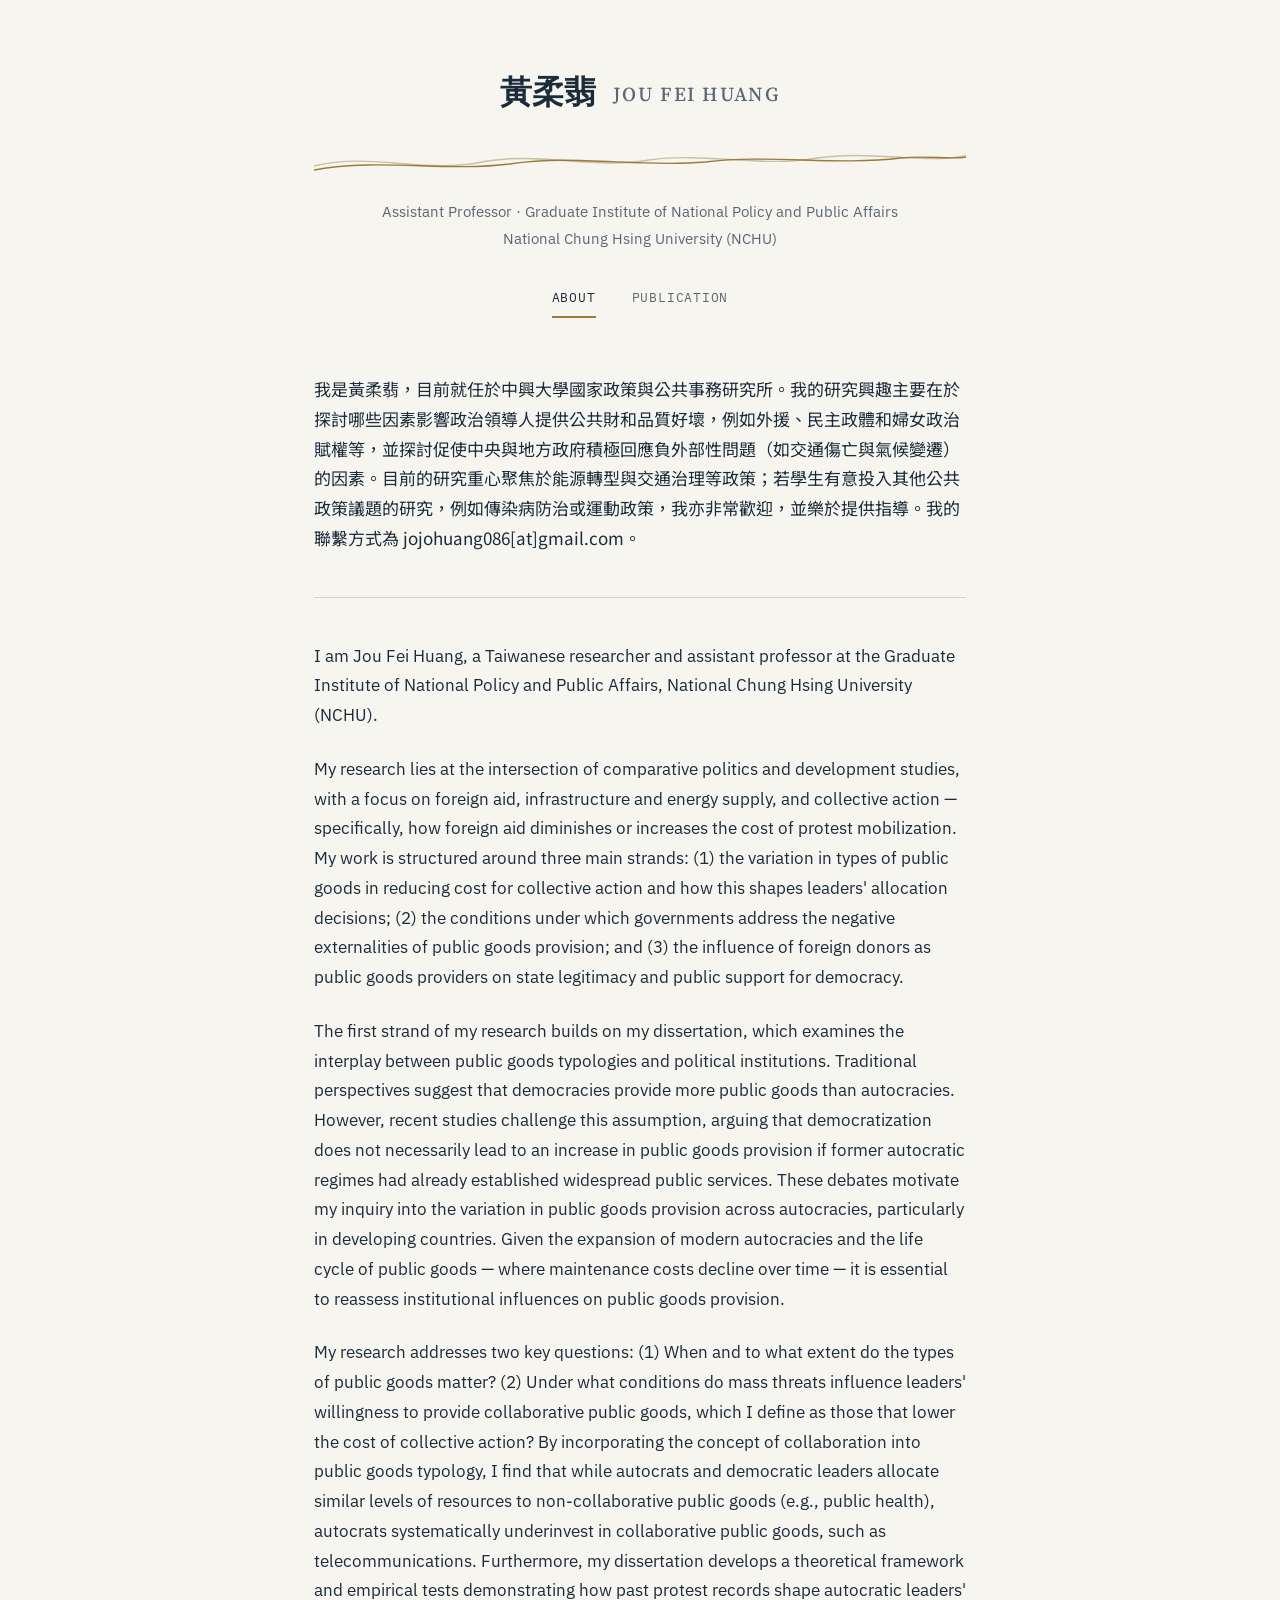
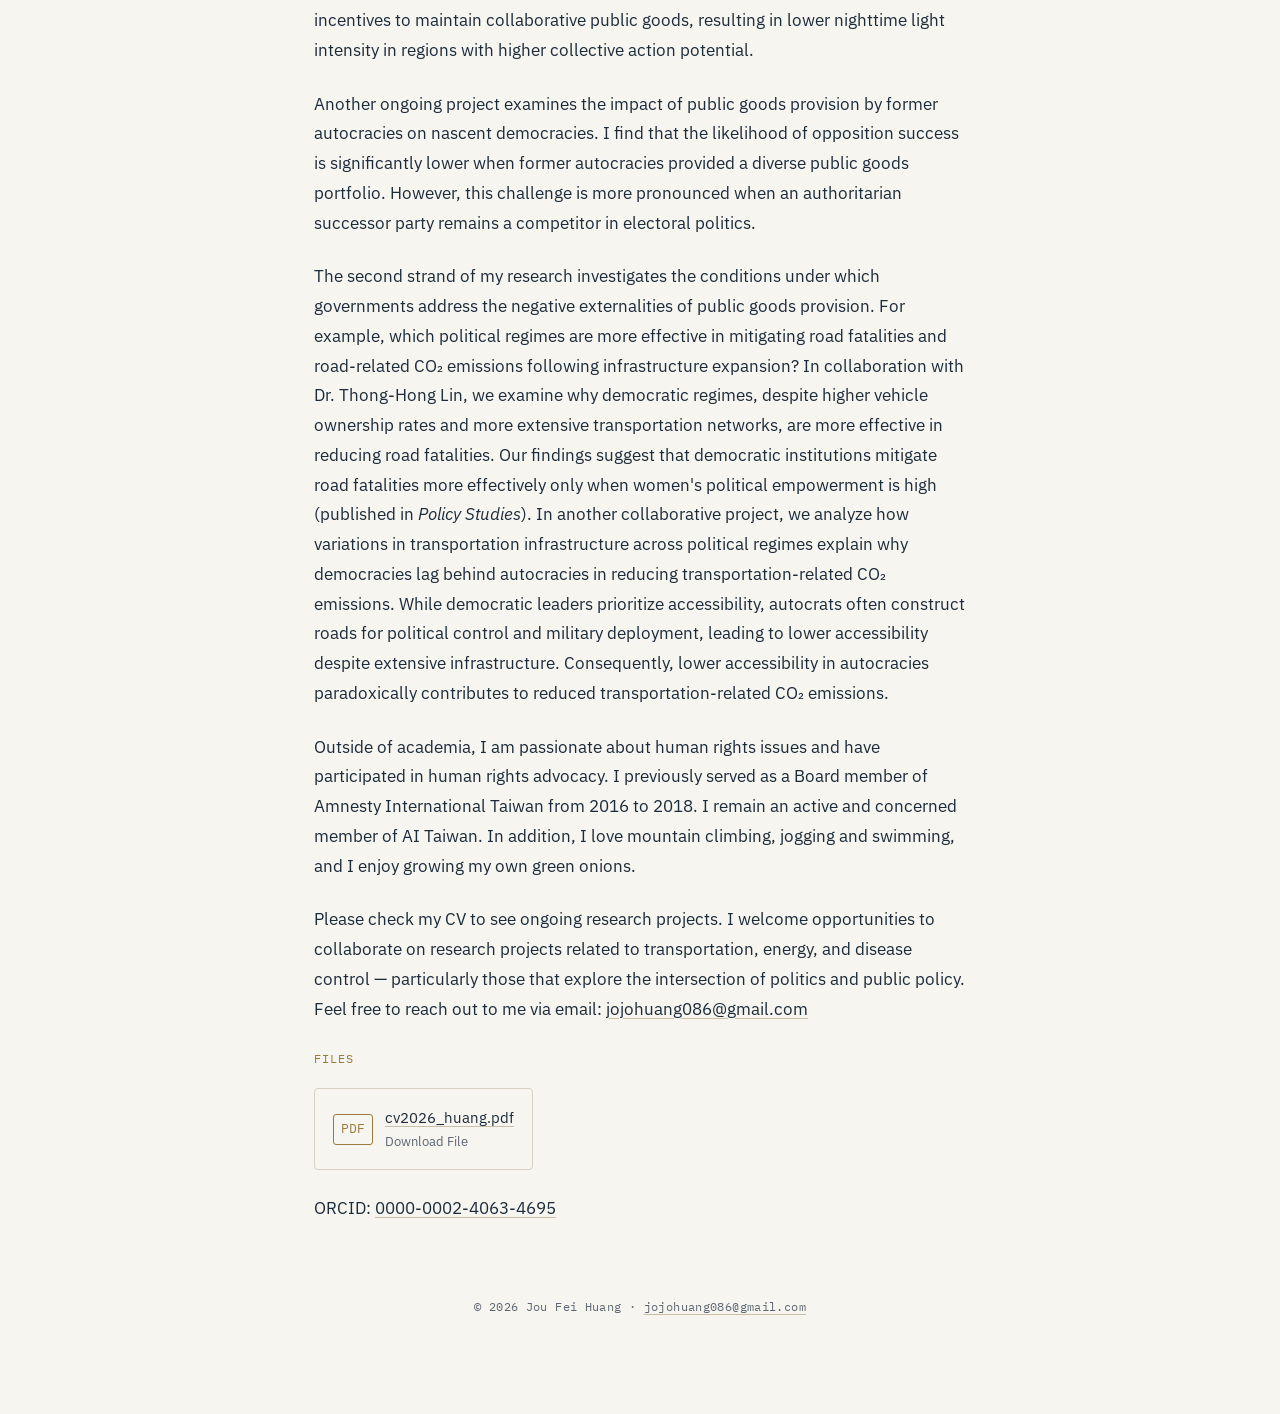
<file: index.html>
<!DOCTYPE html>
<html lang="zh-Hant">
<head>
<meta charset="UTF-8">
<meta name="viewport" content="width=device-width, initial-scale=1.0">
<title>黃柔翡 Jou Fei Huang</title>
<meta name="description" content="黃柔翡 Jou Fei Huang — 中興大學國家政策與公共事務研究所助理教授，研究專長為比較政治、發展研究與公共政策。">
<link rel="preconnect" href="https://fonts.googleapis.com">
<link rel="preconnect" href="https://fonts.gstatic.com" crossorigin>
<link href="https://fonts.googleapis.com/css2?family=Source+Serif+4:wght@500;600&family=IBM+Plex+Sans:wght@400;500&family=IBM+Plex+Mono:wght@400;500&family=Noto+Sans+TC:wght@400;500&display=swap" rel="stylesheet">
<link rel="stylesheet" href="assets/style.css">
</head>
<body>
<div class="shell">

  <header class="masthead">
    <h1 class="name"><span class="zh">黃柔翡</span><span class="en">JOU FEI HUANG</span></h1>
    <svg class="contour" viewBox="0 0 700 28" preserveAspectRatio="none" aria-hidden="true">
      <path d="M0,18 C60,4 120,26 180,14 C240,3 300,22 360,12 C420,4 480,20 540,10 C600,2 650,16 700,8" />
      <path class="accent" d="M0,22 C70,10 140,24 210,16 C280,6 350,20 420,14 C490,6 560,18 630,10 C660,7 680,12 700,9" />
    </svg>
    <p class="role">Assistant Professor · Graduate Institute of National Policy and Public Affairs<br>National Chung Hsing University (NCHU)</p>
  </header>

  <nav class="tabs">
    <a href="index.html" aria-current="page">About</a>
    <a href="publications.html">Publication</a>
  </nav>

  <main>
    <p class="lang-zh">我是黃柔翡，目前就任於中興大學國家政策與公共事務研究所。我的研究興趣主要在於探討哪些因素影響政治領導人提供公共財和品質好壞，例如外援、民主政體和婦女政治賦權等，並探討促使中央與地方政府積極回應負外部性問題（如交通傷亡與氣候變遷）的因素。目前的研究重心聚焦於能源轉型與交通治理等政策；若學生有意投入其他公共政策議題的研究，例如傳染病防治或運動政策，我亦非常歡迎，並樂於提供指導。我的聯繫方式為 jojohuang086[at]gmail.com。</p>

    <hr class="divider">

    <p>I am Jou Fei Huang, a Taiwanese researcher and assistant professor at the Graduate Institute of National Policy and Public Affairs, National Chung Hsing University (NCHU).</p>

    <p>My research lies at the intersection of comparative politics and development studies, with a focus on foreign aid, infrastructure and energy supply, and collective action — specifically, how foreign aid diminishes or increases the cost of protest mobilization. My work is structured around three main strands: (1) the variation in types of public goods in reducing cost for collective action and how this shapes leaders' allocation decisions; (2) the conditions under which governments address the negative externalities of public goods provision; and (3) the influence of foreign donors as public goods providers on state legitimacy and public support for democracy.</p>

    <p>The first strand of my research builds on my dissertation, which examines the interplay between public goods typologies and political institutions. Traditional perspectives suggest that democracies provide more public goods than autocracies. However, recent studies challenge this assumption, arguing that democratization does not necessarily lead to an increase in public goods provision if former autocratic regimes had already established widespread public services. These debates motivate my inquiry into the variation in public goods provision across autocracies, particularly in developing countries. Given the expansion of modern autocracies and the life cycle of public goods — where maintenance costs decline over time — it is essential to reassess institutional influences on public goods provision.</p>

    <p>My research addresses two key questions: (1) When and to what extent do the types of public goods matter? (2) Under what conditions do mass threats influence leaders' willingness to provide collaborative public goods, which I define as those that lower the cost of collective action? By incorporating the concept of collaboration into public goods typology, I find that while autocrats and democratic leaders allocate similar levels of resources to non-collaborative public goods (e.g., public health), autocrats systematically underinvest in collaborative public goods, such as telecommunications. Furthermore, my dissertation develops a theoretical framework and empirical tests demonstrating how past protest records shape autocratic leaders' incentives to maintain collaborative public goods, resulting in lower nighttime light intensity in regions with higher collective action potential.</p>

    <p>Another ongoing project examines the impact of public goods provision by former autocracies on nascent democracies. I find that the likelihood of opposition success is significantly lower when former autocracies provided a diverse public goods portfolio. However, this challenge is more pronounced when an authoritarian successor party remains a competitor in electoral politics.</p>

    <p>The second strand of my research investigates the conditions under which governments address the negative externalities of public goods provision. For example, which political regimes are more effective in mitigating road fatalities and road-related CO&#8322; emissions following infrastructure expansion? In collaboration with Dr. Thong-Hong Lin, we examine why democratic regimes, despite higher vehicle ownership rates and more extensive transportation networks, are more effective in reducing road fatalities. Our findings suggest that democratic institutions mitigate road fatalities more effectively only when women's political empowerment is high (published in <em>Policy Studies</em>). In another collaborative project, we analyze how variations in transportation infrastructure across political regimes explain why democracies lag behind autocracies in reducing transportation-related CO&#8322; emissions. While democratic leaders prioritize accessibility, autocrats often construct roads for political control and military deployment, leading to lower accessibility despite extensive infrastructure. Consequently, lower accessibility in autocracies paradoxically contributes to reduced transportation-related CO&#8322; emissions.</p>

    <p>Outside of academia, I am passionate about human rights issues and have participated in human rights advocacy. I previously served as a Board member of Amnesty International Taiwan from 2016 to 2018. I remain an active and concerned member of AI Taiwan. In addition, I love mountain climbing, jogging and swimming, and I enjoy growing my own green onions.</p>

    <p>Please check my CV to see ongoing research projects. I welcome opportunities to collaborate on research projects related to transportation, energy, and disease control — particularly those that explore the intersection of politics and public policy. Feel free to reach out to me via email: <a href="mailto:jojohuang086@gmail.com">jojohuang086@gmail.com</a></p>

    <p class="section-label">Files</p>
    <div class="file-row">
      <span class="icon">PDF</span>
      <span class="meta">
        <a href="assets/cv2026_huang.pdf">cv2026_huang.pdf</a>
        <span class="sub">Download File</span>
      </span>
    </div>

    <p style="margin-top:-8px;">ORCID: <a href="https://orcid.org/0000-0002-4063-4695" target="_blank" rel="noopener">0000-0002-4063-4695</a></p>
  </main>

  <footer>
    &copy; <span id="year"></span> Jou Fei Huang · <a href="mailto:jojohuang086@gmail.com">jojohuang086@gmail.com</a>
  </footer>
</div>
<script>document.getElementById('year').textContent = new Date().getFullYear();</script>
</body>
</html>
</file>
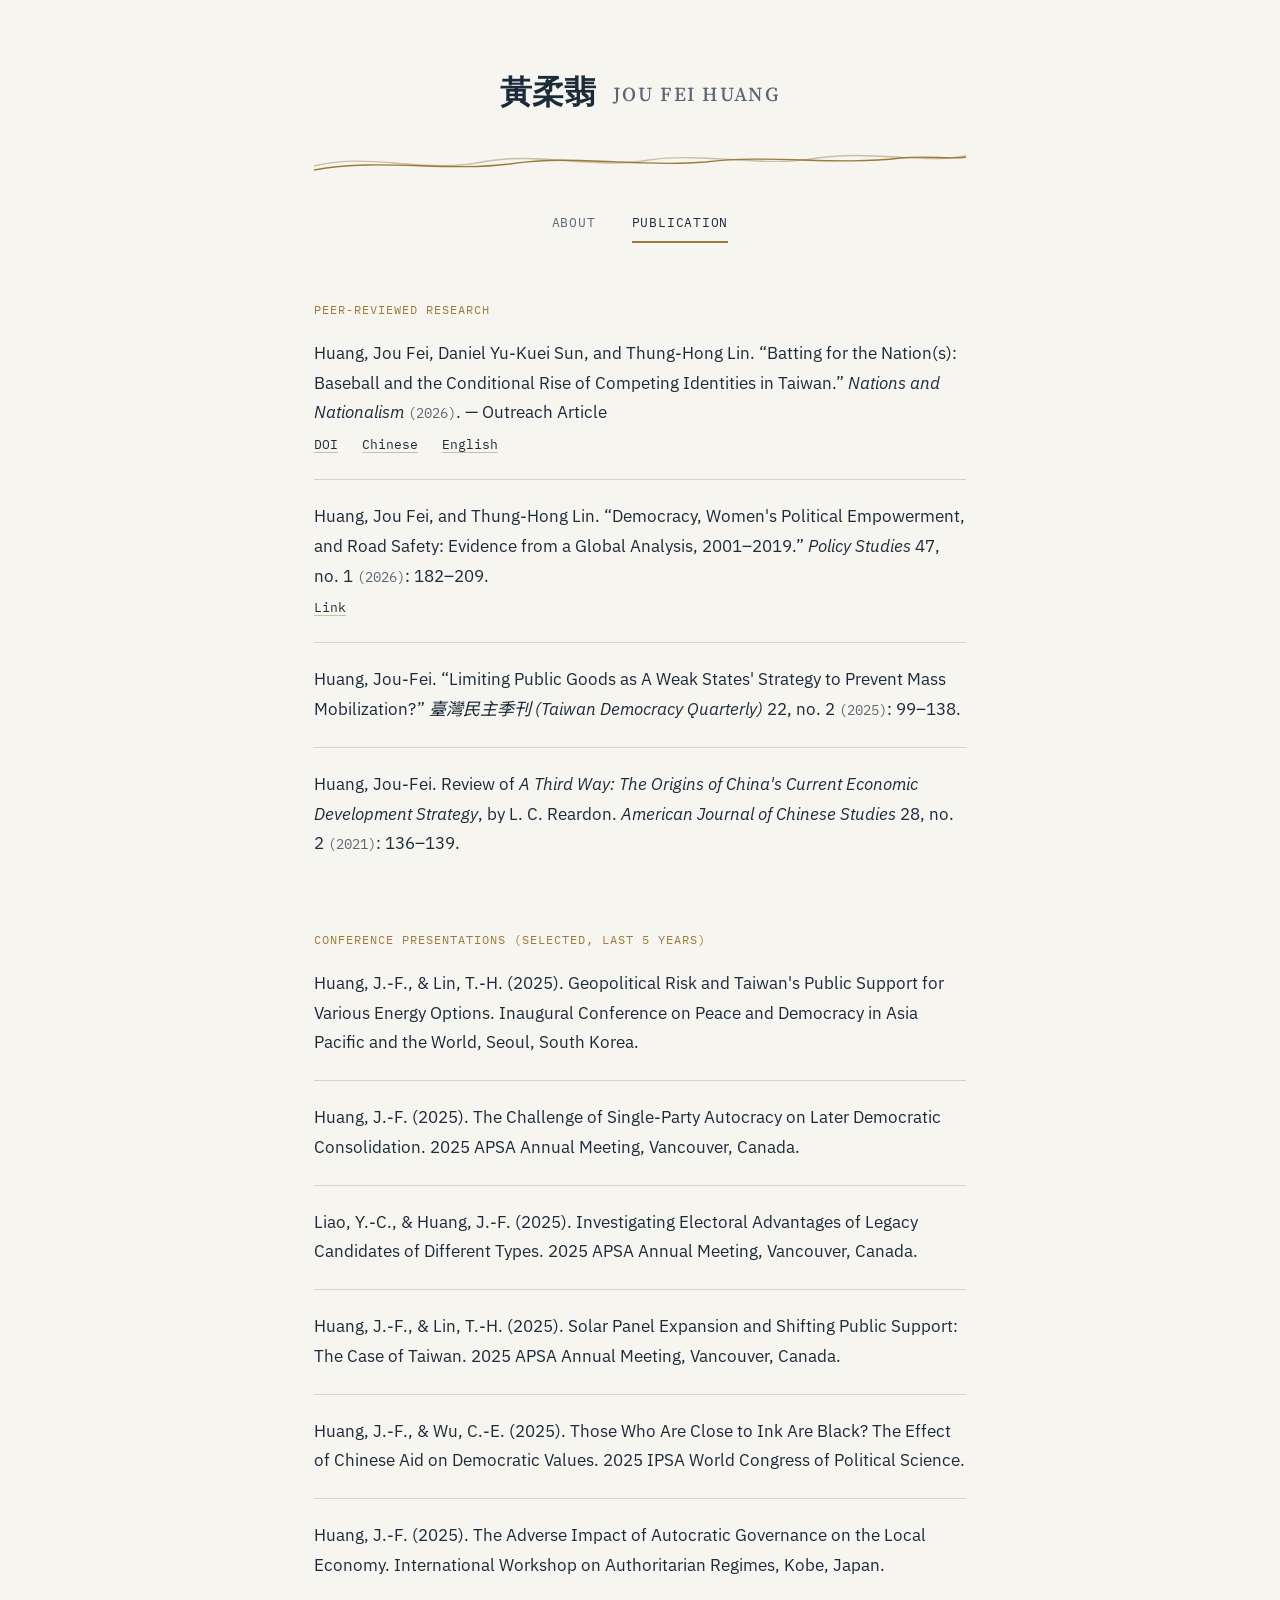
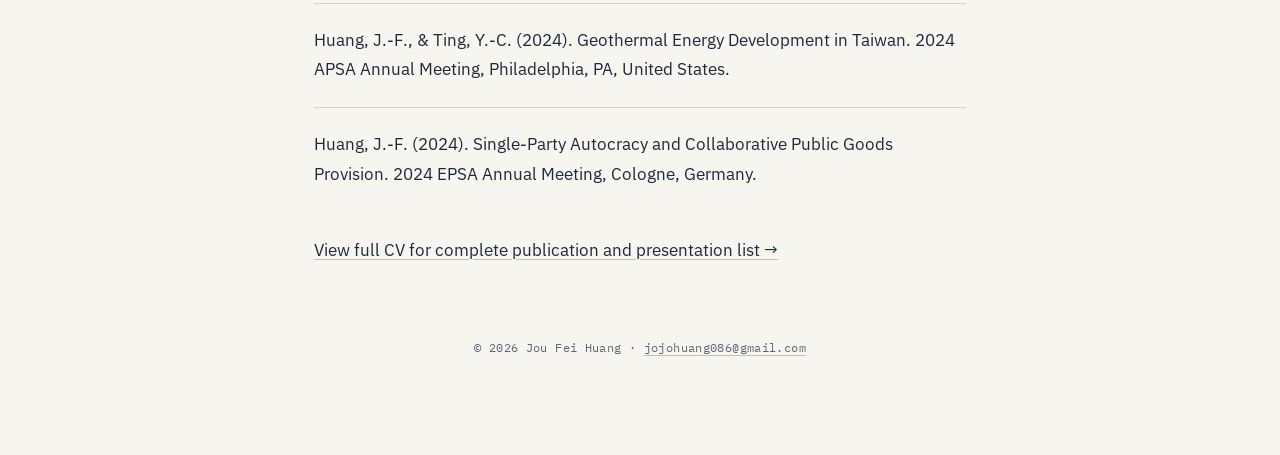
<file: publications.html>
<!DOCTYPE html>
<html lang="zh-Hant">
<head>
<meta charset="UTF-8">
<meta name="viewport" content="width=device-width, initial-scale=1.0">
<title>Publication · 黃柔翡 Jou Fei Huang</title>
<meta name="description" content="Peer-reviewed publications by Jou Fei Huang on comparative politics, public goods, and transportation policy.">
<link rel="preconnect" href="https://fonts.googleapis.com">
<link rel="preconnect" href="https://fonts.gstatic.com" crossorigin>
<link href="https://fonts.googleapis.com/css2?family=Source+Serif+4:wght@500;600&family=IBM+Plex+Sans:wght@400;500&family=IBM+Plex+Mono:wght@400;500&family=Noto+Sans+TC:wght@400;500&display=swap" rel="stylesheet">
<link rel="stylesheet" href="assets/style.css">
</head>
<body>
<div class="shell">

  <header class="masthead">
    <h1 class="name"><span class="zh">黃柔翡</span><span class="en">JOU FEI HUANG</span></h1>
    <svg class="contour" viewBox="0 0 700 28" preserveAspectRatio="none" aria-hidden="true">
      <path d="M0,18 C60,4 120,26 180,14 C240,3 300,22 360,12 C420,4 480,20 540,10 C600,2 650,16 700,8" />
      <path class="accent" d="M0,22 C70,10 140,24 210,16 C280,6 350,20 420,14 C490,6 560,18 630,10 C660,7 680,12 700,9" />
    </svg>
  </header>

  <nav class="tabs">
    <a href="index.html">About</a>
    <a href="publications.html" aria-current="page">Publication</a>
  </nav>

  <main>
    <p class="section-label">Peer-reviewed research</p>

    <ul class="pub-list">
      <li>
        <span class="pub-authors">Huang, Jou Fei, Daniel Yu-Kuei Sun, and Thung-Hong Lin.</span>
        “Batting for the Nation(s): Baseball and the Conditional Rise of Competing Identities in Taiwan.”
        <span class="pub-venue">Nations and Nationalism</span> <span class="pub-year">(2026)</span>. — Outreach Article
        <div class="pub-links">
          <a href="https://doi.org/10.1111/nana.70059" target="_blank" rel="noopener">DOI</a>
          <a href="https://whogovernstw.org/2026/03/04/huangsunlin1/" target="_blank" rel="noopener">Chinese</a>
          <a href="https://taiwaninsight.org/2026/06/18/batting-for-the-nations-baseball-and-the-conditional-rise-of-competing-identities-in-taiwan/" target="_blank" rel="noopener">English</a>
        </div>
      </li>

      <li>
        <span class="pub-authors">Huang, Jou Fei, and Thung-Hong Lin.</span>
        “Democracy, Women's Political Empowerment, and Road Safety: Evidence from a Global Analysis, 2001–2019.”
        <span class="pub-venue">Policy Studies</span> 47, no. 1 <span class="pub-year">(2026)</span>: 182–209.
        <div class="pub-links">
          <a href="https://www.tandfonline.com/doi/full/10.1080/01442872.2025.2462129" target="_blank" rel="noopener">Link</a>
        </div>
      </li>

      <li>
        <span class="pub-authors">Huang, Jou-Fei.</span>
        “Limiting Public Goods as A Weak States' Strategy to Prevent Mass Mobilization?”
        <span class="pub-venue">臺灣民主季刊 (Taiwan Democracy Quarterly)</span> 22, no. 2 <span class="pub-year">(2025)</span>: 99–138.
      </li>

      <li>
        <span class="pub-authors">Huang, Jou-Fei.</span>
        Review of <em>A Third Way: The Origins of China's Current Economic Development Strategy</em>, by L. C. Reardon.
        <span class="pub-venue">American Journal of Chinese Studies</span> 28, no. 2 <span class="pub-year">(2021)</span>: 136–139.
      </li>
    </ul>

    <p class="section-label" style="margin-top:48px;">Conference presentations (selected, last 5 years)</p>
    <ul class="pub-list">
      <li>Huang, J.-F., &amp; Lin, T.-H. (2025). Geopolitical Risk and Taiwan's Public Support for Various Energy Options. Inaugural Conference on Peace and Democracy in Asia Pacific and the World, Seoul, South Korea.</li>
      <li>Huang, J.-F. (2025). The Challenge of Single-Party Autocracy on Later Democratic Consolidation. 2025 APSA Annual Meeting, Vancouver, Canada.</li>
      <li>Liao, Y.-C., &amp; Huang, J.-F. (2025). Investigating Electoral Advantages of Legacy Candidates of Different Types. 2025 APSA Annual Meeting, Vancouver, Canada.</li>
      <li>Huang, J.-F., &amp; Lin, T.-H. (2025). Solar Panel Expansion and Shifting Public Support: The Case of Taiwan. 2025 APSA Annual Meeting, Vancouver, Canada.</li>
      <li>Huang, J.-F., &amp; Wu, C.-E. (2025). Those Who Are Close to Ink Are Black? The Effect of Chinese Aid on Democratic Values. 2025 IPSA World Congress of Political Science.</li>
      <li>Huang, J.-F. (2025). The Adverse Impact of Autocratic Governance on the Local Economy. International Workshop on Authoritarian Regimes, Kobe, Japan.</li>
      <li>Huang, J.-F., &amp; Ting, Y.-C. (2024). Geothermal Energy Development in Taiwan. 2024 APSA Annual Meeting, Philadelphia, PA, United States.</li>
      <li>Huang, J.-F. (2024). Single-Party Autocracy and Collaborative Public Goods Provision. 2024 EPSA Annual Meeting, Cologne, Germany.</li>
    </ul>

    <p style="margin-top:24px;"><a href="assets/cv2026_huang.pdf" target="_blank" rel="noopener">View full CV for complete publication and presentation list →</a></p>
  </main>

  <footer>
    &copy; <span id="year"></span> Jou Fei Huang · <a href="mailto:jojohuang086@gmail.com">jojohuang086@gmail.com</a>
  </footer>
</div>
<script>document.getElementById('year').textContent = new Date().getFullYear();</script>
</body>
</html>
</file>
<file: assets/style.css>
/* ---------------------------------------------------------
   Design tokens
   Palette:  paper #F7F5F0 · ink #1C2B3A · brass #9C7A3C
             slate #5B6672 · line #D8D2C4 · ridge #C9BFA6
   Type:     display  "Source Serif 4"  (headings, name)
             body     "IBM Plex Sans"   (running text)
             mono     "IBM Plex Mono"   (dates, labels, meta)
--------------------------------------------------------- */

:root {
  --paper: #f7f5f0;
  --ink: #1c2b3a;
  --brass: #9c7a3c;
  --slate: #5b6672;
  --line: #d8d2c4;
  --ridge: #c9bfa6;
  --max-w: 700px;
}

* {
  box-sizing: border-box;
}

html {
  -webkit-text-size-adjust: 100%;
}

body {
  margin: 0;
  background: var(--paper);
  color: var(--ink);
  font-family: "IBM Plex Sans", -apple-system, "Segoe UI", "Noto Sans TC", sans-serif;
  font-size: 17px;
  line-height: 1.75;
  -webkit-font-smoothing: antialiased;
}

@media (prefers-reduced-motion: reduce) {
  * {
    animation: none !important;
    transition: none !important;
  }
}

a {
  color: var(--ink);
  text-decoration-color: var(--ridge);
  text-underline-offset: 3px;
  text-decoration-thickness: 1px;
}

a:hover {
  color: var(--brass);
  text-decoration-color: var(--brass);
}

a:focus-visible,
button:focus-visible {
  outline: 2px solid var(--brass);
  outline-offset: 3px;
}

/* ---------- Signature element: contour header ----------
   A thin hand-drawn-feeling isoline, evoking both terrain
   contour maps and infrastructure/road networks — a nod to
   the subject's own research materials (roads, energy grids,
   nighttime-light maps) rather than a decorative flourish.
------------------------------------------------------------ */
.contour {
  display: block;
  width: 100%;
  max-width: var(--max-w);
  margin: 0 auto;
  height: 28px;
}

.contour path {
  fill: none;
  stroke: var(--ridge);
  stroke-width: 1.4;
}

.contour path.accent {
  stroke: var(--brass);
}

/* ---------- Layout shell ---------- */
.shell {
  max-width: var(--max-w);
  margin: 0 auto;
  padding: 64px 24px 96px;
}

header.masthead {
  text-align: center;
  margin-bottom: 8px;
}

h1.name {
  font-family: "Source Serif 4", Georgia, "Noto Serif TC", serif;
  font-weight: 600;
  font-size: 2rem;
  letter-spacing: 0.01em;
  margin: 0 0 28px;
}

h1.name .zh {
  margin-right: 0.5em;
}

h1.name .en {
  font-size: 0.62em;
  font-weight: 500;
  letter-spacing: 0.08em;
  color: var(--slate);
  vertical-align: 2px;
}

.role {
  text-align: center;
  color: var(--slate);
  font-size: 0.95rem;
  margin: 22px 0 0;
}

/* ---------- Nav ---------- */
nav.tabs {
  display: flex;
  justify-content: center;
  gap: 36px;
  margin: 36px 0 56px;
  font-family: "IBM Plex Mono", ui-monospace, monospace;
  font-size: 0.82rem;
  letter-spacing: 0.06em;
  text-transform: uppercase;
}

nav.tabs a {
  color: var(--slate);
  text-decoration: none;
  padding-bottom: 6px;
  border-bottom: 2px solid transparent;
}

nav.tabs a:hover {
  color: var(--ink);
}

nav.tabs a[aria-current="page"] {
  color: var(--ink);
  border-bottom-color: var(--brass);
}

/* ---------- Content ---------- */
main p {
  margin: 0 0 24px;
}

main p.lang-zh {
  font-family: "Noto Sans TC", "IBM Plex Sans", sans-serif;
}

.divider {
  border: none;
  border-top: 1px solid var(--line);
  margin: 44px 0;
}

.section-label {
  font-family: "IBM Plex Mono", ui-monospace, monospace;
  font-size: 0.78rem;
  letter-spacing: 0.08em;
  text-transform: uppercase;
  color: var(--brass);
  margin: 0 0 18px;
}

/* ---------- Publications ---------- */
ul.pub-list {
  list-style: none;
  margin: 0;
  padding: 0;
}

ul.pub-list li {
  padding: 22px 0;
  border-bottom: 1px solid var(--line);
}

ul.pub-list li:first-child {
  padding-top: 0;
}

ul.pub-list li:last-child {
  border-bottom: none;
}

.pub-authors {
  color: var(--ink);
}

.pub-venue {
  font-style: italic;
}

.pub-year {
  font-family: "IBM Plex Mono", ui-monospace, monospace;
  color: var(--slate);
  font-size: 0.9rem;
}

.pub-links {
  margin-top: 6px;
  font-family: "IBM Plex Mono", ui-monospace, monospace;
  font-size: 0.82rem;
}

.pub-links a {
  margin-right: 16px;
}

/* ---------- Files / CV row ---------- */
.file-row {
  display: flex;
  align-items: center;
  gap: 12px;
  padding: 16px 18px;
  border: 1px solid var(--line);
  border-radius: 4px;
  margin: 8px 0 32px;
  width: fit-content;
}

.file-row .icon {
  color: var(--brass);
  font-family: "IBM Plex Mono", monospace;
  font-size: 0.8rem;
  border: 1px solid var(--brass);
  border-radius: 3px;
  padding: 3px 7px;
}

.file-row .meta {
  display: flex;
  flex-direction: column;
  font-size: 0.92rem;
}

.file-row .meta .sub {
  color: var(--slate);
  font-size: 0.8rem;
}

/* ---------- Footer ---------- */
footer {
  text-align: center;
  margin-top: 72px;
  color: var(--slate);
  font-family: "IBM Plex Mono", ui-monospace, monospace;
  font-size: 0.78rem;
  letter-spacing: 0.03em;
}

footer a {
  color: var(--slate);
}

@media (max-width: 520px) {
  h1.name {
    font-size: 1.5rem;
  }
  nav.tabs {
    gap: 22px;
  }
  .shell {
    padding: 44px 18px 72px;
  }
}
</file>
